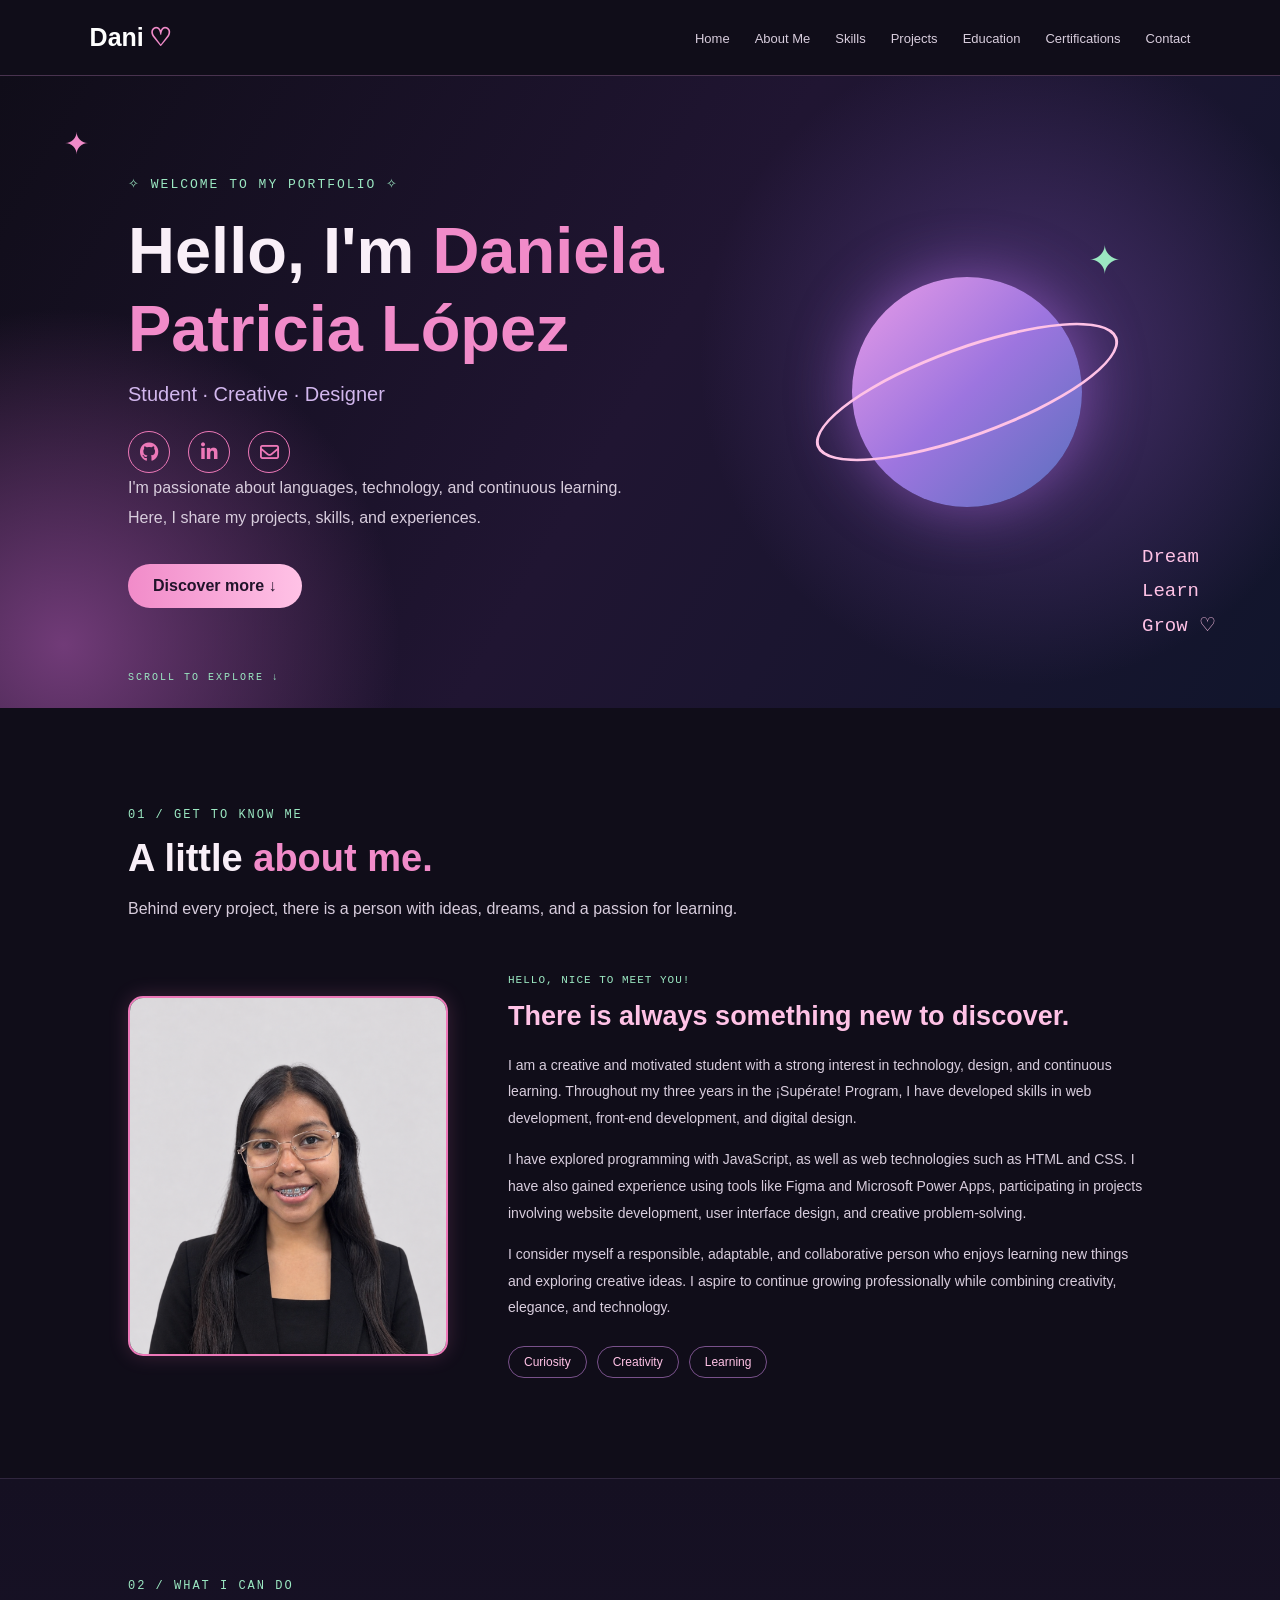
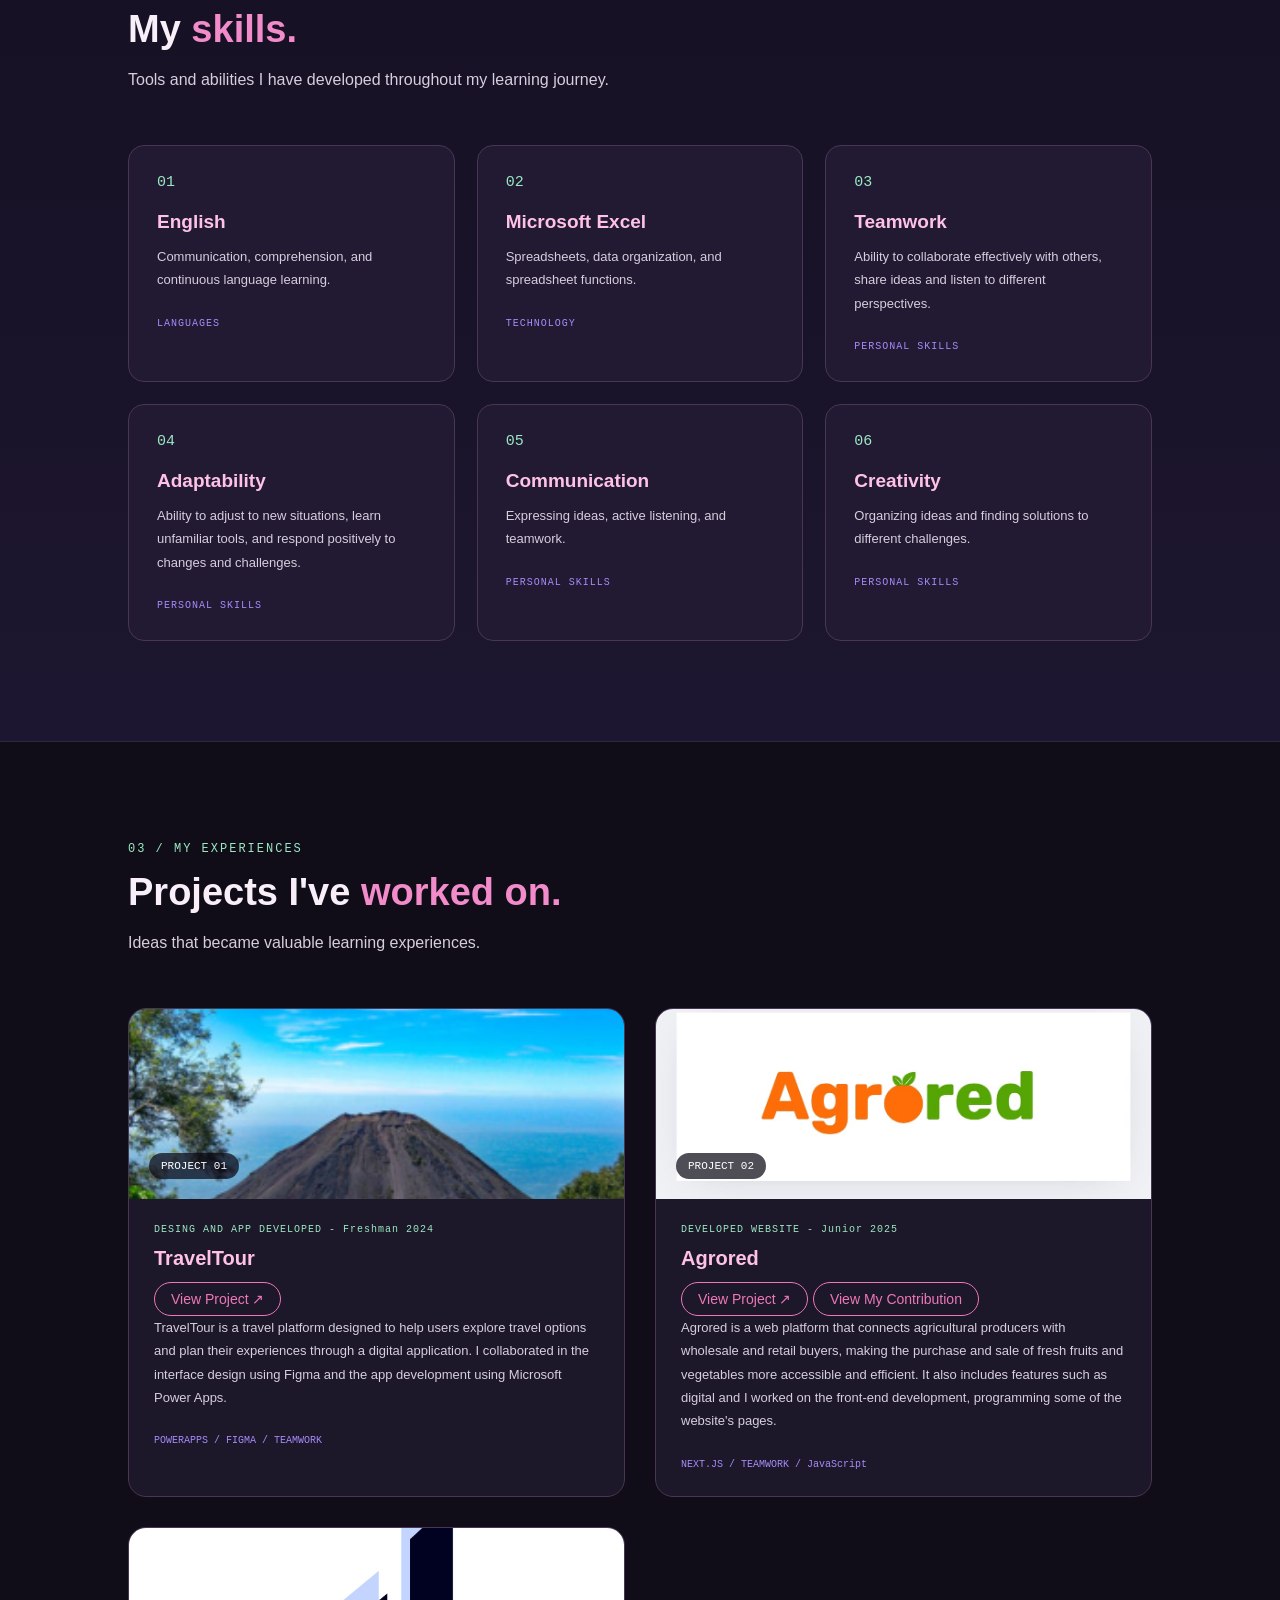
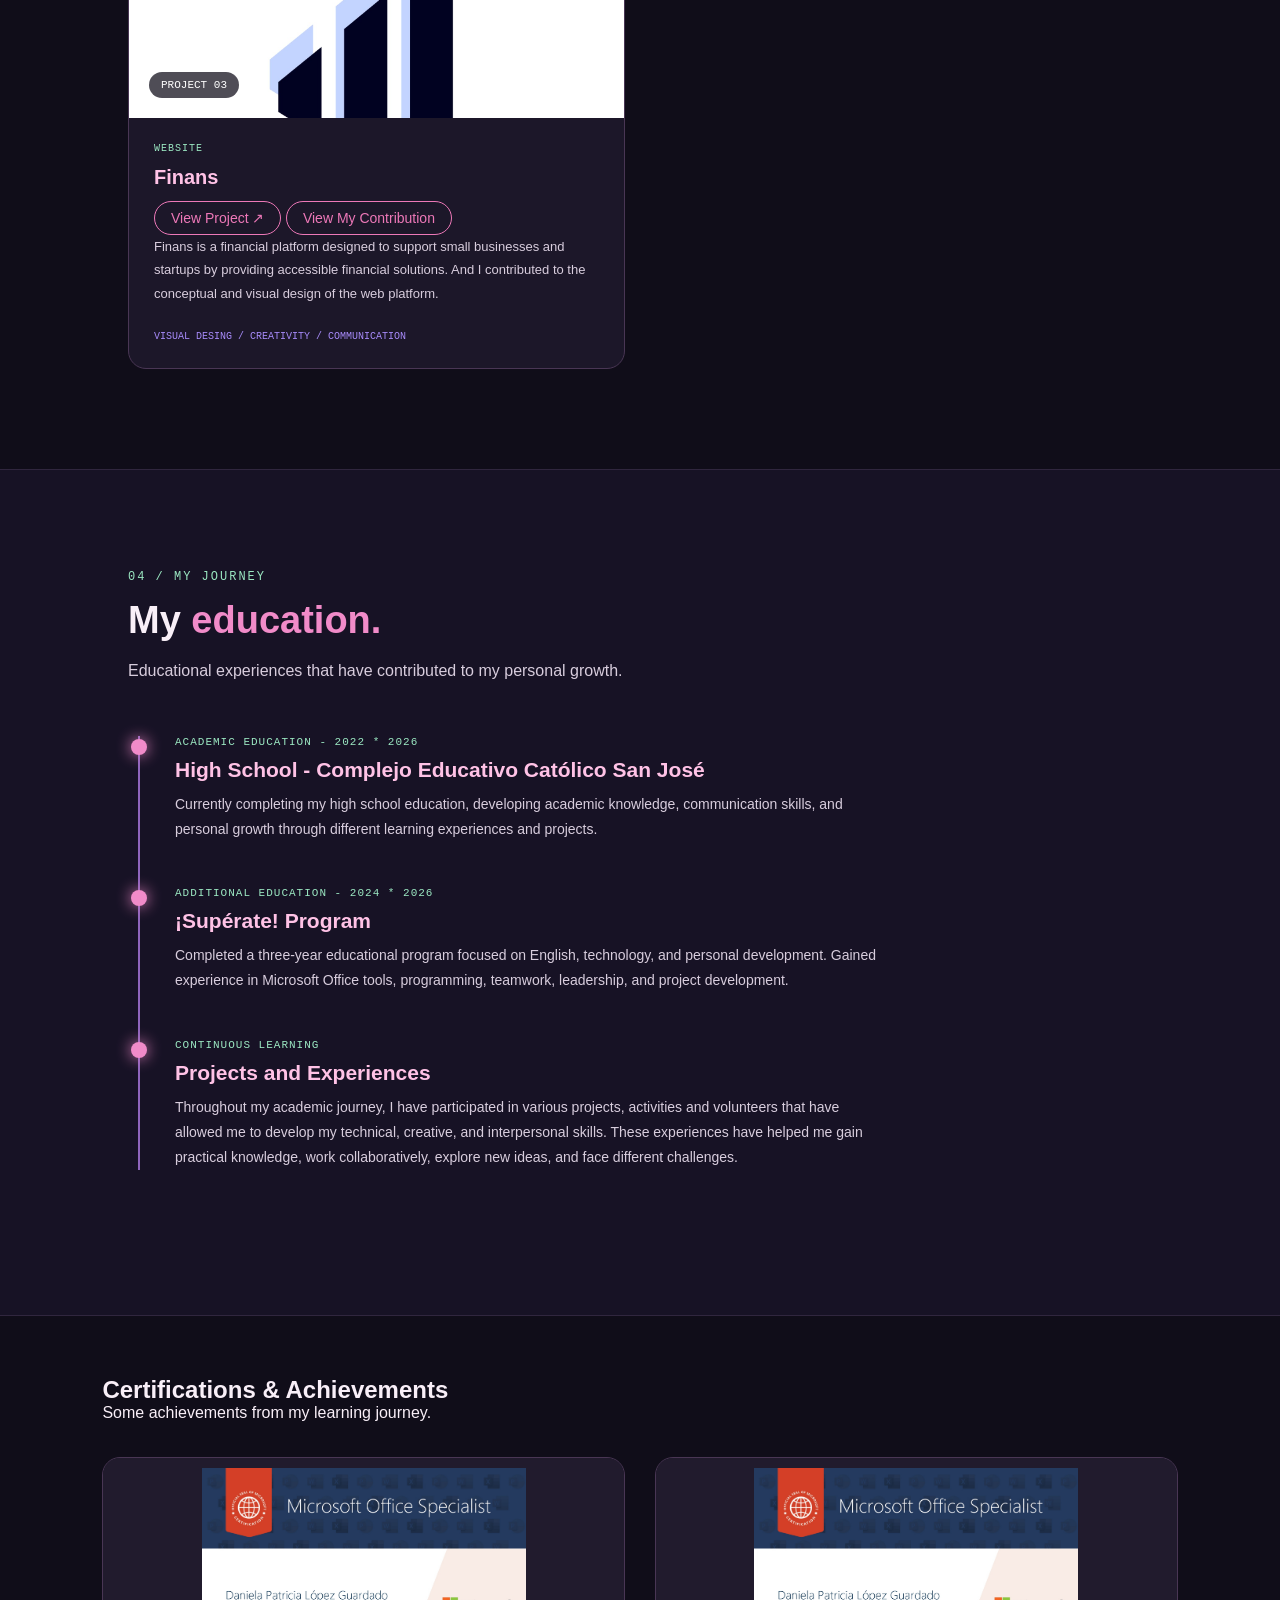
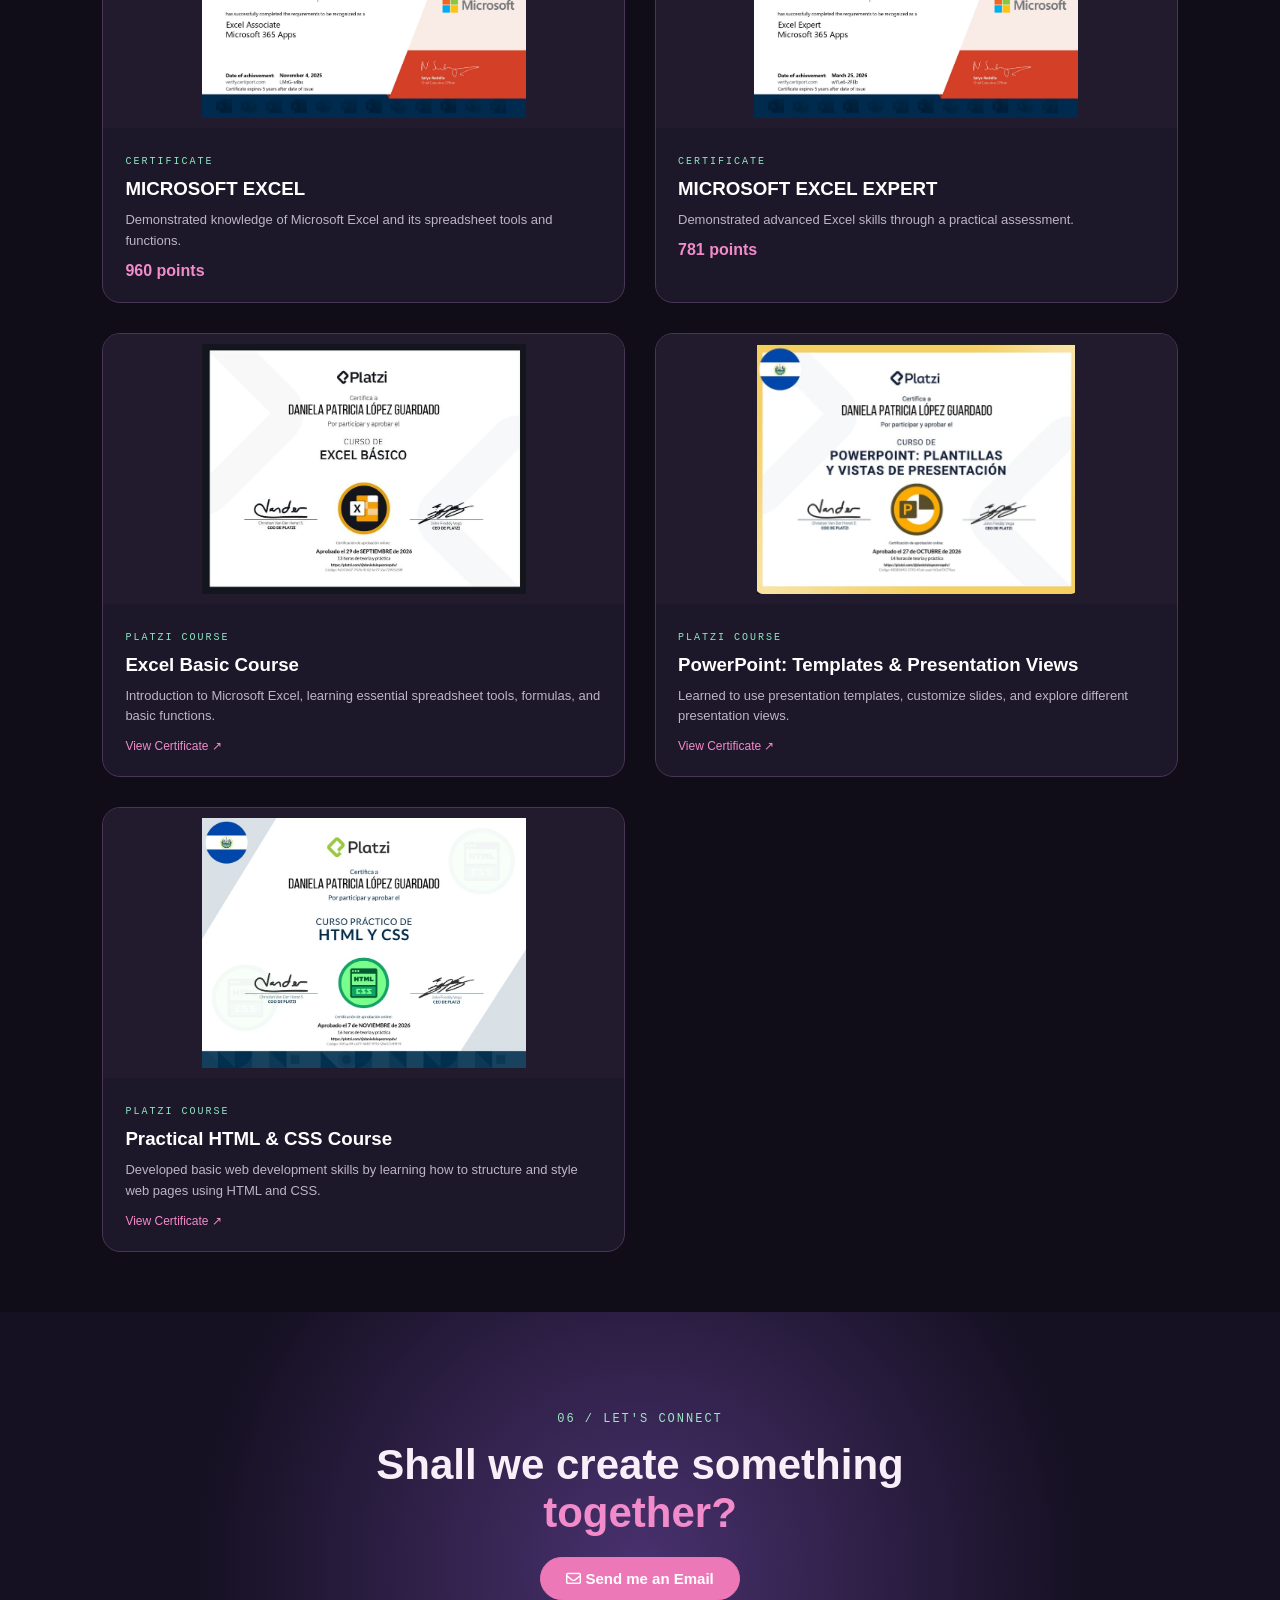
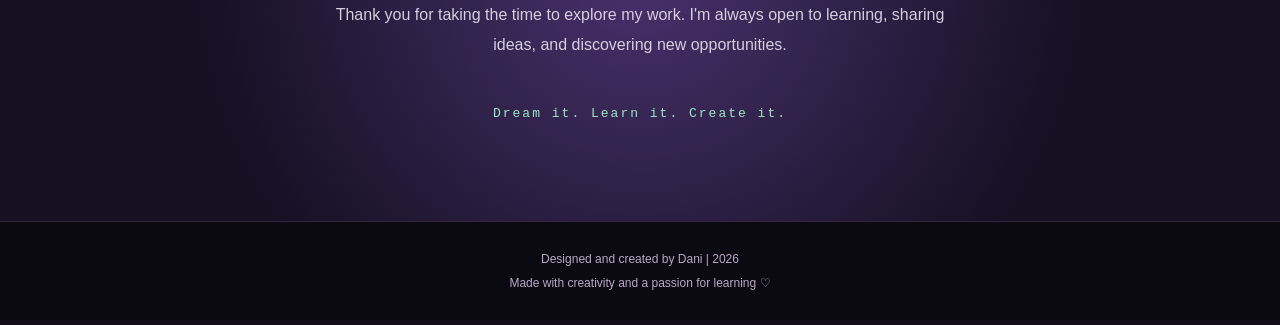
<file: index.html>
<!DOCTYPE html>
<html lang="en">

<head>
    <meta charset="UTF-8">
    <meta name="viewport" content="width=device-width, initial-scale=1.0">

    <title>Mi Portafolio</title>

    <link rel="preconnect" href="https://fonts.googleapis.com">
    <link rel="preconnect" href="https://fonts.gstatic.com" crossorigin>

    <link href="https://fonts.googleapis.com/css2?family=DM+Mono:wght@400;500&family=Poppins:wght@300;400;500;600;700;800&display=swap%22 rel="stylesheet">

    <link rel="stylesheet" href="port.css">
    <link rel="stylesheet" href="https://cdnjs.cloudflare.com/ajax/libs/font-awesome/6.5.2/css/all.min.css">
</head>

<body>

    <header>
        <nav class="navbar">
            <a href="#home" class="logo">Dani<span>♡</span></a>
    <ul class="menu">
        <li><a href="#home">Home</a></li>
        <li><a href="#about">About Me</a></li>
        <li><a href="#skills">Skills</a></li>
        <li><a href="#projects">Projects</a></li>
        <li><a href="#education">Education</a></li>
        <li><a href="#certifications">Certifications</a></li>
        <li><a href="#contact">Contact</a></li>
    </ul>
        </nav>
    </header>


    <section class="inicio" id="home">

        <div class="estrellas">✦</div>

        <div class="inicio-contenido">

            <p class="etiqueta">✧ WELCOME TO MY PORTFOLIO ✧</p>

            <h1>
                Hello, I'm <span>Daniela Patricia López</span>
            </h1>

            <h2>Student · Creative · Designer</h2>
            <div class="social-links">

    <a href="https://github.com/DanielaPLG"
    target="_blank" rel="noopener noreferrer" title="GitHub">
        <i class="fa-brands fa-github"></i>
    </a>

    <a href="https://www.linkedin.com/in/daniela-lópez-25b16b430"
    target="_blank" rel="noopener noreferrer" title="LinkedIn">
        <i class="fa-brands fa-linkedin-in"></i>
    </a>

    <a href="mailto:danielapatricia.lopezz@gmail.com"
    title="Email">
        <i class="fa-regular fa-envelope"></i>
    </a>

</div>

            <p class="intro">
                I'm passionate about languages, technology, and continuous learning.
                Here, I share my projects, skills, and experiences.
            </p>

            <a href="#about" class="boton">
                Discover more ↓
            </a>

        </div>

        <div class="planeta">
            <div class="anillo"></div>
            <div class="brillo">✦</div>
        </div>

        <p class="frase-lateral">Dream<br>Learn<br>Grow ♡</p>

        <div class="scroll">
            SCROLL TO EXPLORE ↓
        </div>

    </section>


    <section class="seccion sobre-mi" id="about">

        <div class="encabezado">
            <p class="numero">01 / GET TO KNOW ME</p>
            <h2>A little <span>about me.</span></h2>
            <p>Behind every project, there is a person with ideas, dreams, and a passion for learning.</p>
        </div>

        <div class="sobre-contenido">

            <div class="about-image">
                <div class="image-placeholder">
                    <img src="images/photoprofessional.png" alt="">
                    
                    
                </div>
            </div>

            <div class="sobre-texto">

                <p class="pequeno-titulo">HELLO, NICE TO MEET YOU!</p>

                <h3>There is always something new to discover.</h3>

                <p>
                    I am a creative and motivated student with a strong interest in technology, design, and continuous learning. Throughout my three years in the ¡Supérate! Program, I have developed skills in web development, front-end development, and digital design.
                </p>

                <p>
                    I have explored programming with JavaScript, as well as web technologies such as HTML and CSS. I have also gained experience using tools like Figma and Microsoft Power Apps, participating in projects involving website development, user interface design, and creative problem-solving.
                </p>

                <p>
                    I consider myself a responsible, adaptable, and collaborative person who enjoys learning new things and exploring creative ideas. I aspire to continue growing professionally while combining creativity, elegance, and technology.
                </p>

                <div class="palabras">
                    <span>Curiosity</span>
                    <span>Creativity</span>
                    <span>Learning</span>
                </div>

            </div>

        </div>

    </section>

    <section class="seccion habilidades" id="skills">

        <div class="encabezado">
            <p class="numero">02 / WHAT I CAN DO</p>
            <h2>My <span>skills.</span></h2>
            <p>Tools and abilities I have developed throughout my learning journey.</p>
        </div>

        <div class="habilidades-grupo">

            <div class="habilidad-card">
                <div class="icono">01</div>
                <h3>English</h3>
                <p>Communication, comprehension, and continuous language learning.</p>
                <span class="categoria">LANGUAGES</span>
            </div>

            <div class="habilidad-card">
                <div class="icono">02</div>
                <h3>Microsoft Excel</h3>
                <p>Spreadsheets, data organization, and spreadsheet functions.</p>
                <span class="categoria">TECHNOLOGY</span>
            </div>

            <div class="habilidad-card">
                <div class="icono">03</div>
                <h3>Teamwork</h3>
                <p>Ability to collaborate effectively with others, share ideas and listen to different perspectives.</p>
                <span class="categoria">PERSONAL SKILLS</span>
            </div>

            <div class="habilidad-card">
                <div class="icono">04</div>
                <h3>Adaptability</h3>
                <p>Ability to adjust to new situations, learn unfamiliar tools, and respond positively to changes and challenges.</p>
                <span class="categoria">PERSONAL SKILLS</span>
            </div>

            <div class="habilidad-card">
                <div class="icono">05</div>
                <h3>Communication</h3>
                <p>Expressing ideas, active listening, and teamwork.</p>
                <span class="categoria">PERSONAL SKILLS</span>
            </div>

            <div class="habilidad-card">
                <div class="icono">06</div>
                <h3>Creativity</h3>
                <p>Organizing ideas and finding solutions to different challenges.</p>
                <span class="categoria">PERSONAL SKILLS</span>
            </div>

        </div>

    </section>


    <section class="seccion proyectos" id="projects">

        <div class="encabezado">
            <p class="numero">03 / MY EXPERIENCES</p>
            <h2>Projects I've <span>worked on.</span></h2>
            <p>Ideas that became valuable learning experiences.</p>
        </div>

        <div class="proyectos-grupo">

            <article class="proyecto-card">

                <div class="proyecto-imagen">
                    <img src="images/Traveltour.png" alt="TravelTour project">
                    <span>PROJECT 01</span>
                </div>

                <div class="proyecto-info">
                    <p class="tipo">DESING AND APP DEVELOPED - Freshman 2024</p>
                    <h3>TravelTour</h3>
                    <a href="https://www.figma.com/design/20IwZyqln2xsBdBbuj4EZc/Untitled?node-id=0-1&t=uqKNvxdi90hrkOJk-1"
                        target="_blank"
                        rel="noopener noreferrer"
                        class="proyecto-link">
                            View Project ↗
                            </a>
                    

                    <p>
                        TravelTour is a travel platform designed to help users explore travel options and plan their experiences through a digital application. I collaborated in the interface design using Figma and the app development using Microsoft Power Apps.
                    </p>

                    <span class="tag">POWERAPPS / FIGMA / TEAMWORK</span>
                </div>

            </article>


            <article class="proyecto-card">

                <div class="proyecto-imagen powerbi">
                    <img src="images/Agrored.jpeg" alt="">
                    <span>PROJECT 02</span>
                </div>

                <div class="proyecto-info">
                    <p class="tipo">DEVELOPED WEBSITE - Junior 2025</p>
                    <h3>Agrored</h3>
                        <a href="https://agro-red-c1ad.vercel.app/"
                        target="_blank"
                        rel="noopener noreferrer"
                        class="proyecto-link">
                            View Project ↗
                            </a>
                            
    <a href="https://github.com/CarlTovarJv/Agro_red/commit/411f3a493ce7a03b3e85de9f6cc049c6b437c77f"
        target="_blank"
        rel="noopener noreferrer">
        View My Contribution
    </a>

                    <p>
                        Agrored is a web platform that connects agricultural producers with wholesale and retail buyers, making the purchase and sale of fresh fruits and vegetables more accessible and efficient. It also includes features such as digital and I worked on the front-end development, programming some of the website's pages.
                    </p>

                    <span class="tag">NEXT.JS / TEAMWORK / JavaScript</span>
                </div>

            </article>


            <article class="proyecto-card">

                <div class="proyecto-imagen investigacion">
                    <img src="images/Finans.jpeg" alt="">
                    <span>PROJECT 03</span>
                </div>

                <div class="proyecto-info">
                    <p class="tipo">WEBSITE</p>
                    <h3>Finans</h3>
                    <a href="https://finans-website.onrender.com/"
                        target="_blank"
                        rel="noopener noreferrer"
                        class="proyecto-link">
                            View Project ↗
                            </a>
    <a href="https://www.figma.com/design/PjCLVTKKoni78nfx81Y1y9/Finans?m=auto&t=SdopUm839OPEdNot-6"
        target="_blank"
        rel="noopener noreferrer">
        View My Contribution
    </a>

                    <p>
                        Finans is a financial platform designed to support small businesses and startups by providing accessible financial solutions. And I contributed to the conceptual and visual design of the web platform.
                    </p>

                    <span class="tag">VISUAL DESING / CREATIVITY / COMMUNICATION</span>
                </div>

            </article>

        </div>

    </section>


    <section class="seccion formacion" id="education">

        <div class="encabezado">
            <p class="numero">04 / MY JOURNEY</p>
            <h2>My <span>education.</span></h2>
            <p>Educational experiences that have contributed to my personal growth.</p>
        </div>

        <div class="linea-tiempo">

            <div class="tiempo-item">
                <div class="punto"></div>

                <div class="tiempo-texto">
                    <p class="fecha">ACADEMIC EDUCATION - 2022 * 2026</p>
                    <h3>High School - Complejo Educativo Católico San José</h3>
                    <p>Currently completing my high school education, developing academic knowledge, communication skills, and personal growth through different learning experiences and projects.</p>
                </div>
            </div>

            <div class="tiempo-item">
                <div class="punto"></div>

                <div class="tiempo-texto">
                    <p class="fecha">ADDITIONAL EDUCATION - 2024 * 2026</p>
                    <h3>¡Supérate! Program</h3>
                    <p>
                        Completed a three-year educational program focused on English, technology, and personal development. Gained experience in Microsoft Office tools, programming, teamwork, leadership, and project development.
                    </p>
                </div>
            </div>

            <div class="tiempo-item">
                <div class="punto"></div>

                <div class="tiempo-texto">
                    <p class="fecha">CONTINUOUS LEARNING</p>
                    <h3>Projects and Experiences</h3>
                    <p>
                        Throughout my academic journey, I have participated in various projects, activities and volunteers that have allowed me to develop my technical, creative, and interpersonal skills. These experiences have helped me gain practical knowledge, work collaboratively, explore new ideas, and face different challenges.
                    </p>
                </div>
            </div>

        </div>

    </section>

    <section id="certifications" class="certificaciones">
    <div class="seccion-titulo">
        <h2>Certifications & Achievements</h2>
        <p>Some achievements from my learning journey.</p>
    </div>

    <div class="certificados-grid">

        <div class="certificado-card">
            <div class="certificado-imagen">
                <img src="images/CertificadoMicrosoftExcel.jpg" alt="Certificate">
            </div>
            <div class="certificado-info">
                <span class="certificado-tipo">CERTIFICATE</span>
                <h3>MICROSOFT EXCEL</h3>
                <p>Demonstrated knowledge of Microsoft Excel and its spreadsheet tools and functions.</p>
                <strong>960 points</strong>
            </div>
        </div>

        <div class="certificado-card">
            <div class="certificado-imagen">
                <img src="images/ExcelExpert.jpg" alt="Certificate">
            </div>
            <div class="certificado-info">
                <span class="certificado-tipo">CERTIFICATE</span>
                <h3>MICROSOFT EXCEL EXPERT</h3>
                <p>Demonstrated advanced Excel skills through a practical assessment.</p>
                <strong>781 points</strong>
            </div>
        </div>

        <div class="certificado-card">
            <div class="certificado-imagen">
                <img src="images/excelbasic.png" alt="Platzi Certificate">
            </div>
            <div class="certificado-info">
                <span class="certificado-tipo">PLATZI COURSE</span>
                <h3>Excel Basic Course</h3>
                <p>Introduction to Microsoft Excel, learning essential spreadsheet tools, formulas, and basic functions.</p>
                <a href="https://platzi.com/p/danielalopezmnpdv/curso/12191-course/diploma/detalle/?utm_source=copy_link&utm_medium=social&utm_campaign=share_certificate" target="_blank" rel="noopener noreferrer">
                    View Certificate ↗
                </a>
            </div>
        </div>

        <div class="certificado-card">
            <div class="certificado-imagen">
                <img src="images/powerpoint.png" alt="">
            </div>
            <div class="certificado-info">
                <span class="certificado-tipo">PLATZI COURSE</span>
                <h3>PowerPoint: Templates & Presentation Views</h3>
                <p>Learned to use presentation templates, customize slides, and explore different presentation views.</p>
                <a href="https://platzi.com/p/danielalopezmnpdv/curso/5580-course/diploma/detalle/?utm_source=copy_link&utm_medium=social&utm_campaign=share_certificate" target="_blank" rel="noopener noreferrer">
                    View Certificate ↗
                </a>
            </div>
        </div>

        <div class="certificado-card">
            <div class="certificado-imagen">
                <img src="images/htmlandcss.png" alt="">
            </div>
            <div class="certificado-info">
                <span class="certificado-tipo">PLATZI COURSE</span>
                <h3>Practical HTML & CSS Course</h3>
                <p>Developed basic web development skills by learning how to structure and style web pages using HTML and CSS.</p>
                <a href="https://platzi.com/p/danielalopezmnpdv/curso/1758-course/diploma/detalle/?utm_source=copy_link&utm_medium=social&utm_campaign=share_certificate" target="_blank" rel="noopener noreferrer">
                    View Certificate ↗
                </a>
            </div>
        </div>

</section>



    <section class="seccion contacto" id="contact">

        <div class="contacto-contenido">

            <p class="numero">06 / LET'S CONNECT</p>

            <h2>Shall we create something <span>together?</span></h2>

            <a href="mailto:danielapatricia.lopezz@gmail.com" class="email-button">
    <i class="fa-regular fa-envelope"></i>
    Send me an Email
</a>

            <p>
                Thank you for taking the time to explore my work.
                I'm always open to learning, sharing ideas,
                and discovering new opportunities.
            </p>

            <p class="frase-final">Dream it. Learn it. Create it.</p>

        </div>

    </section>

    <footer>
        <p>Designed and created by Dani | 2026</p>
        <p>Made with creativity and a passion for learning ♡</p>
    </footer>

</body>

</html>
</file>
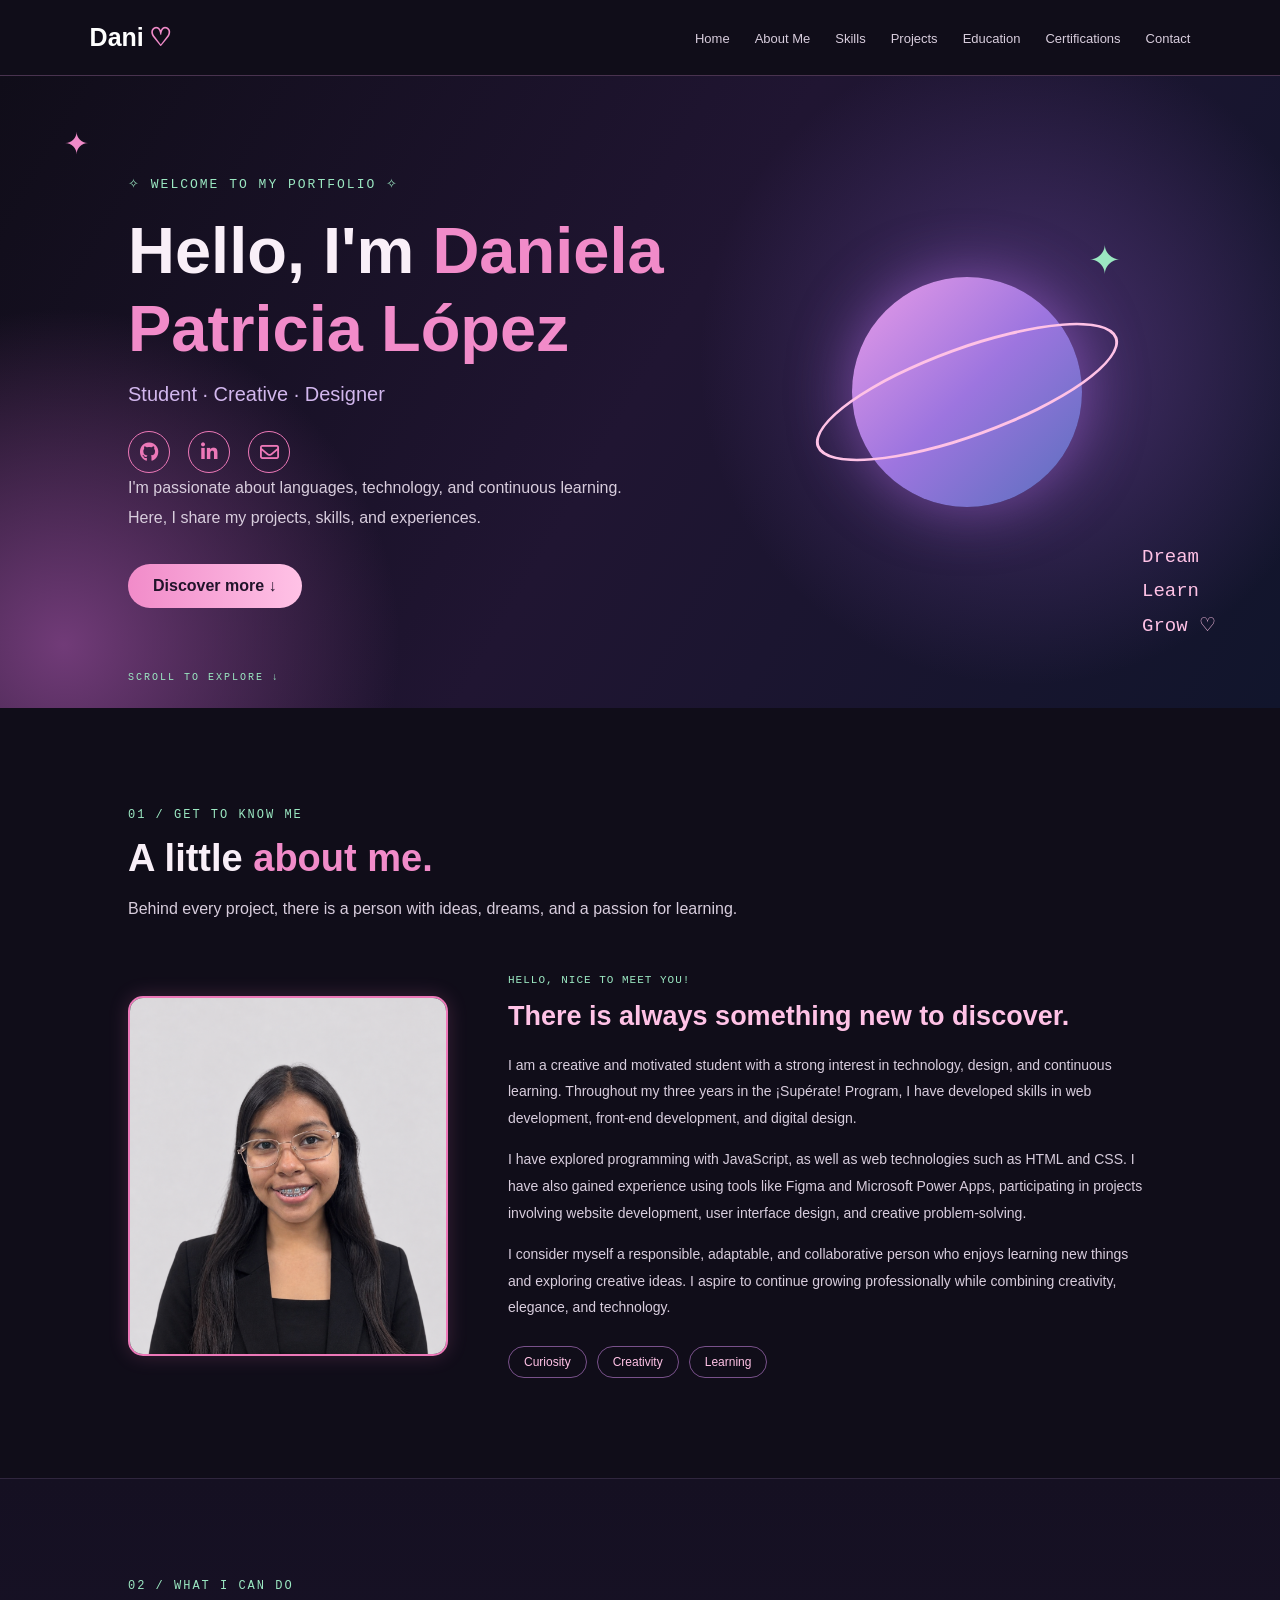
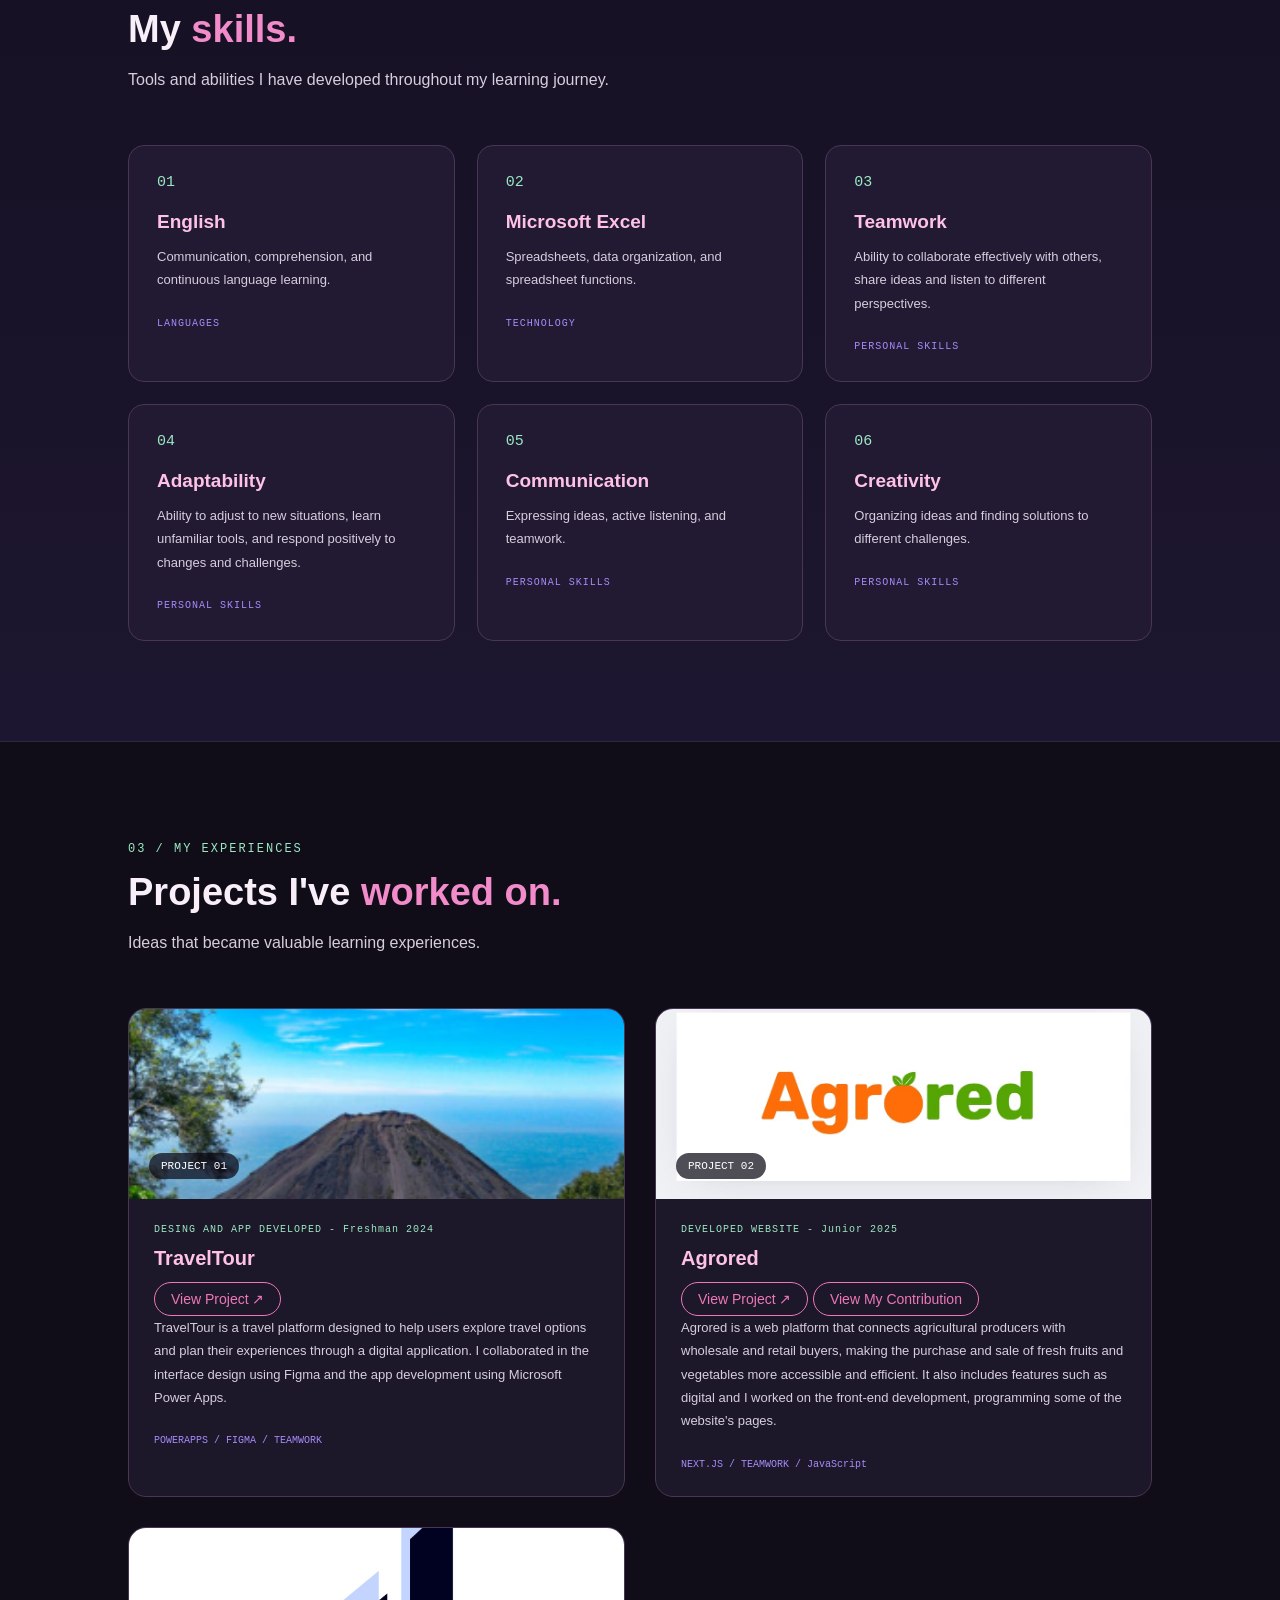
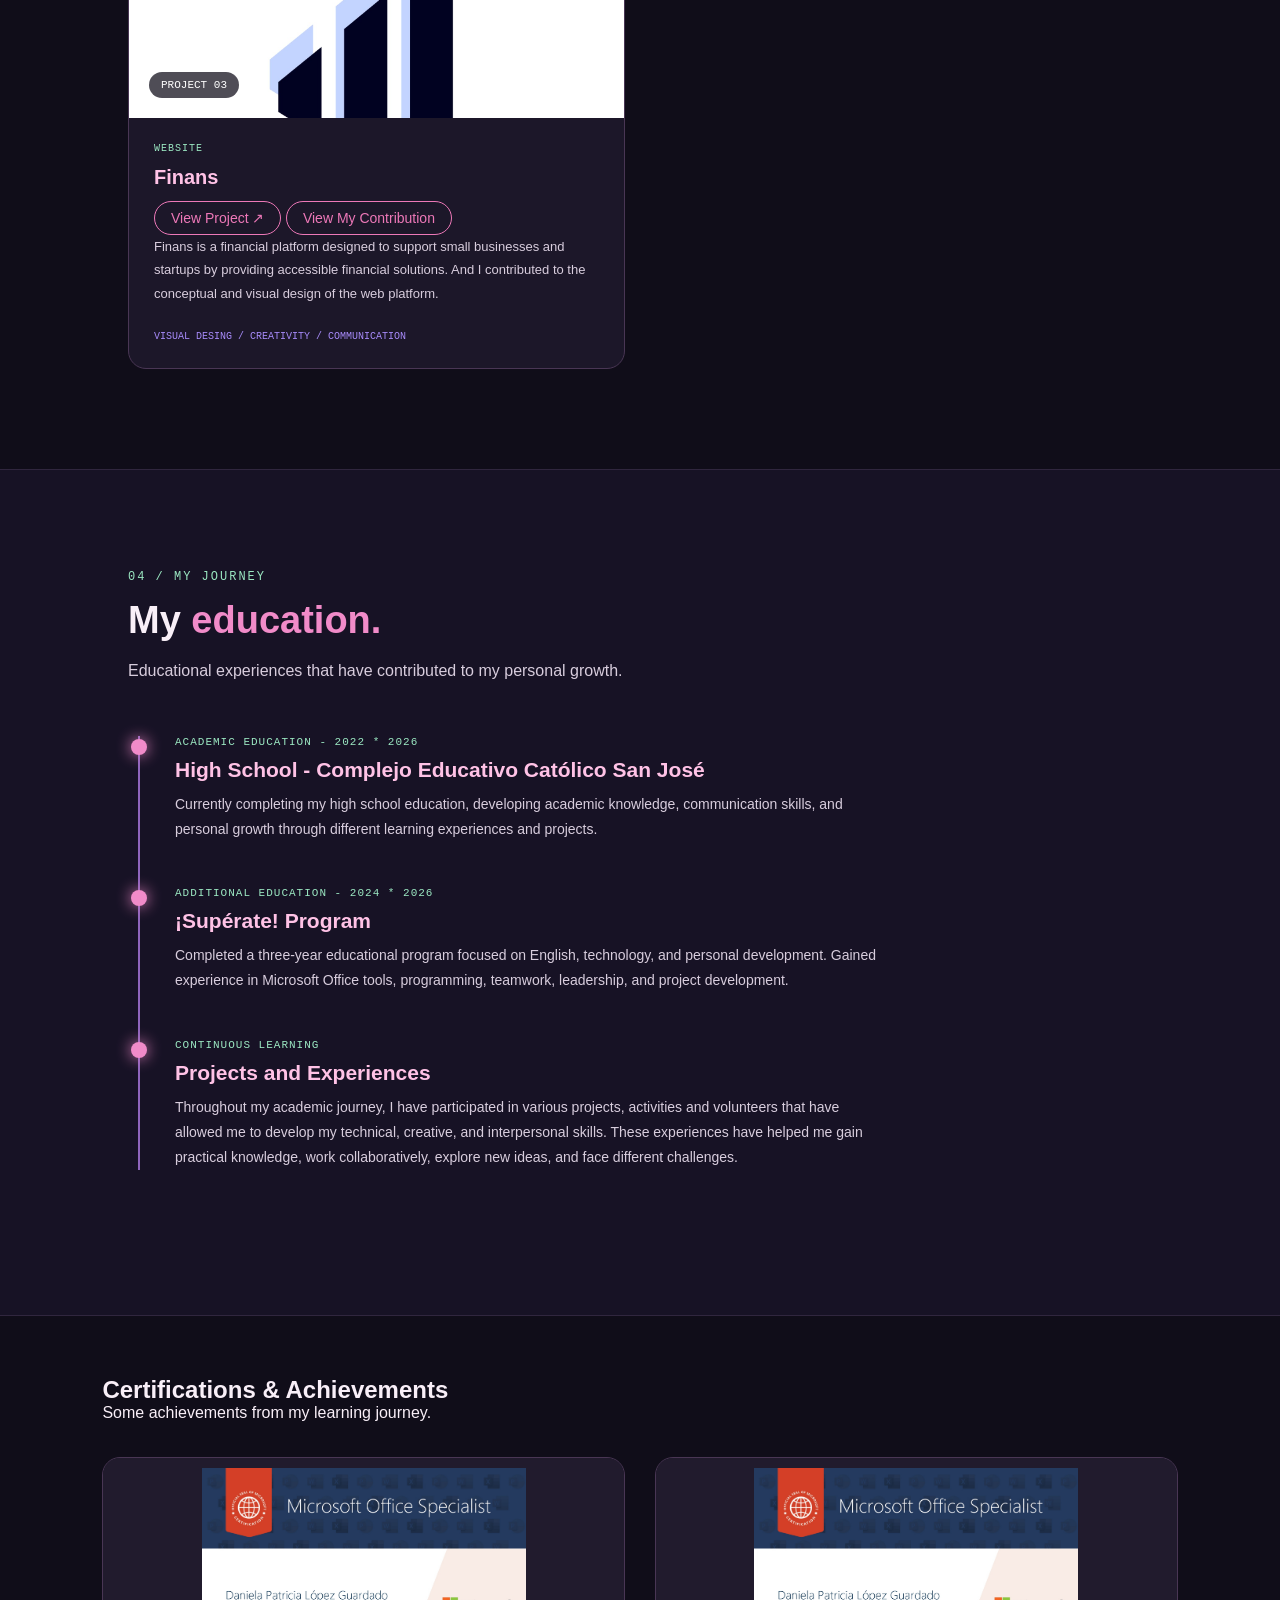
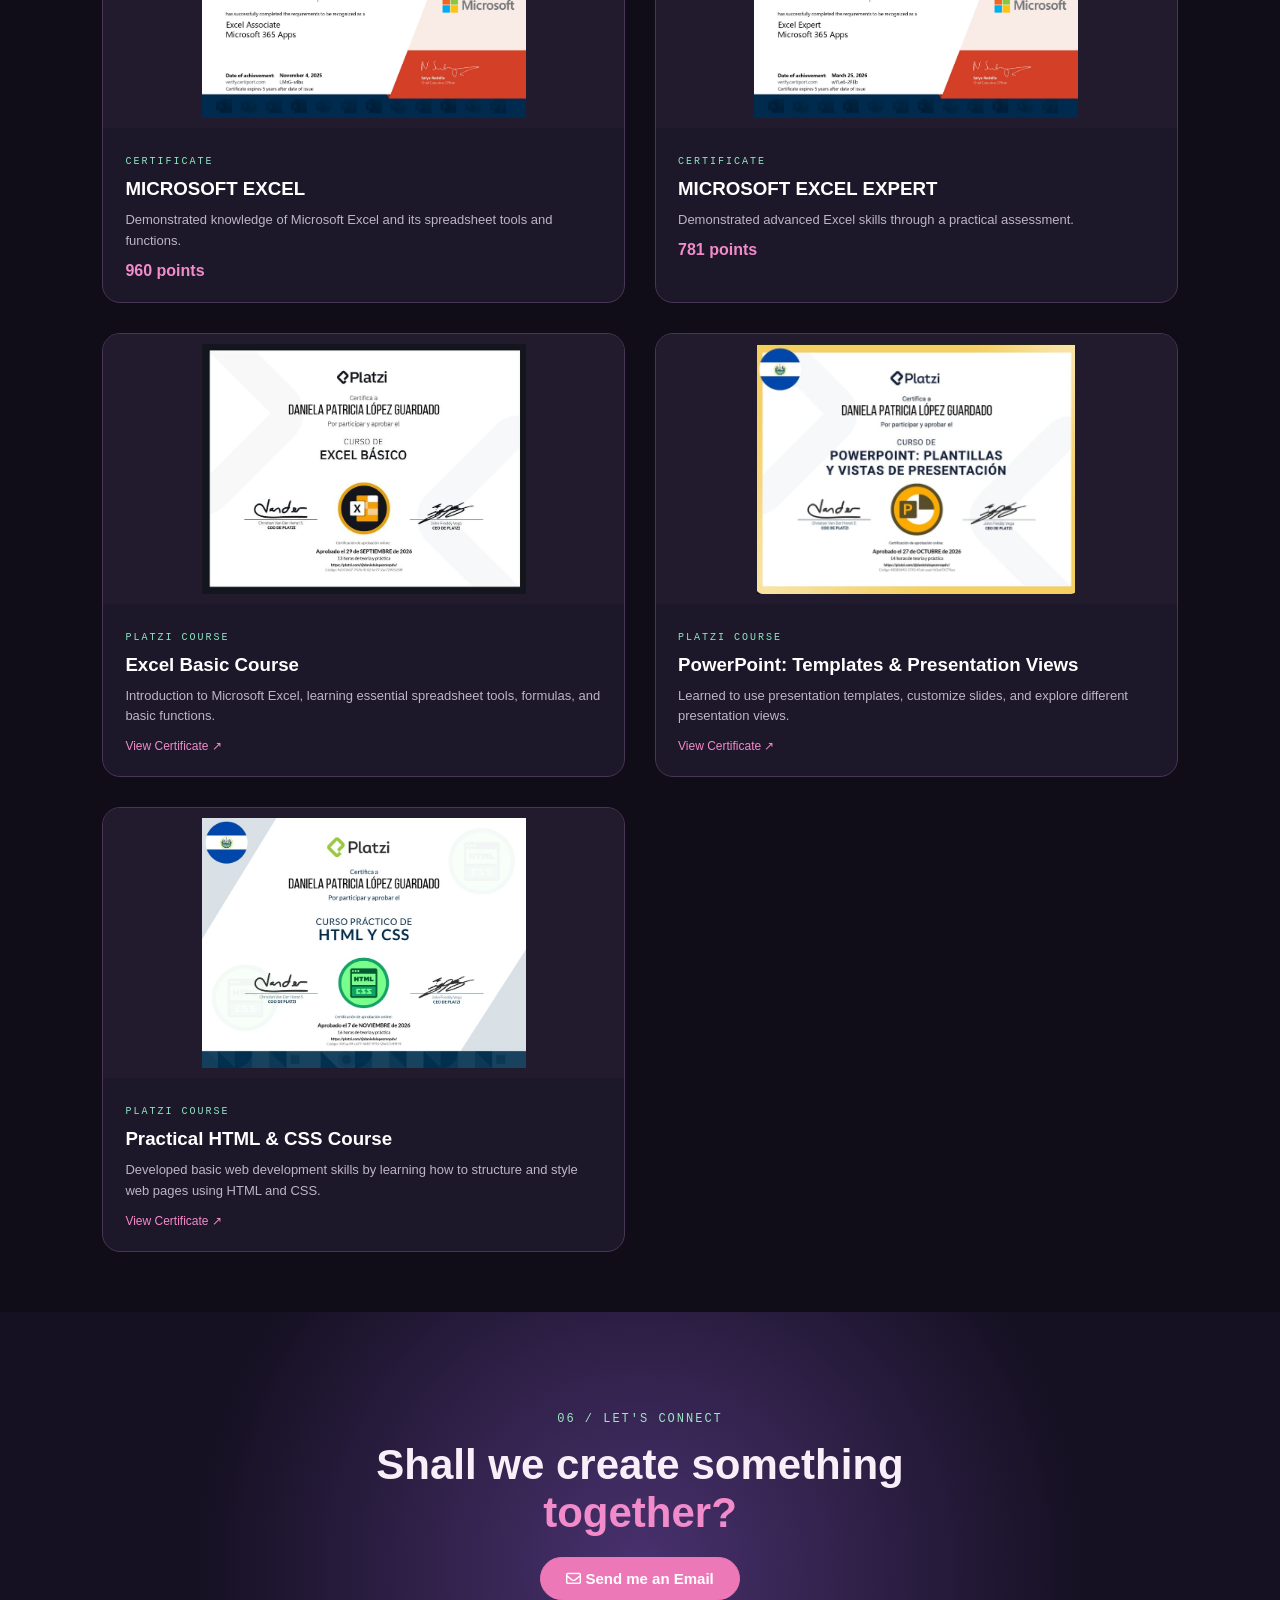
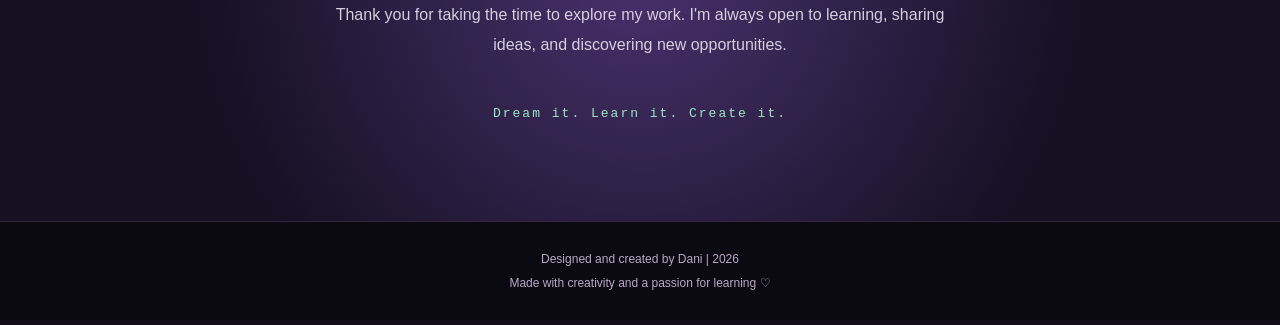
<file: port.html>
<!DOCTYPE html>
<html lang="en">

<head>
    <meta charset="UTF-8">
    <meta name="viewport" content="width=device-width, initial-scale=1.0">

    <title>Mi Portafolio</title>

    <link rel="preconnect" href="https://fonts.googleapis.com">
    <link rel="preconnect" href="https://fonts.gstatic.com" crossorigin>

    <link href="https://fonts.googleapis.com/css2?family=DM+Mono:wght@400;500&family=Poppins:wght@300;400;500;600;700;800&display=swap%22 rel="stylesheet">

    <link rel="stylesheet" href="port.css">
    <link rel="stylesheet" href="https://cdnjs.cloudflare.com/ajax/libs/font-awesome/6.5.2/css/all.min.css">
</head>

<body>

    <header>
        <nav class="navbar">
            <a href="#home" class="logo">Dani<span>♡</span></a>
    <ul class="menu">
        <li><a href="#home">Home</a></li>
        <li><a href="#about">About Me</a></li>
        <li><a href="#skills">Skills</a></li>
        <li><a href="#projects">Projects</a></li>
        <li><a href="#education">Education</a></li>
        <li><a href="#certifications">Certifications</a></li>
        <li><a href="#contact">Contact</a></li>
    </ul>
        </nav>
    </header>


    <section class="inicio" id="home">

        <div class="estrellas">✦</div>

        <div class="inicio-contenido">

            <p class="etiqueta">✧ WELCOME TO MY PORTFOLIO ✧</p>

            <h1>
                Hello, I'm <span>Daniela Patricia López</span>
            </h1>

            <h2>Student · Creative · Designer</h2>
            <div class="social-links">

    <a href="https://github.com/DanielaPLG"
    target="_blank" rel="noopener noreferrer" title="GitHub">
        <i class="fa-brands fa-github"></i>
    </a>

    <a href="www.linkedin.com/in/daniela-lópez-25b16b430"
    target="_blank" rel="noopener noreferrer" title="LinkedIn">
        <i class="fa-brands fa-linkedin-in"></i>
    </a>

    <a href="mailto:danielapatricia.lopezz@gmal.com"
    title="Email">
        <i class="fa-regular fa-envelope"></i>
    </a>

</div>

            <p class="intro">
                I'm passionate about languages, technology, and continuous learning.
                Here, I share my projects, skills, and experiences.
            </p>

            <a href="#about" class="boton">
                Discover more ↓
            </a>

        </div>

        <div class="planeta">
            <div class="anillo"></div>
            <div class="brillo">✦</div>
        </div>

        <p class="frase-lateral">Dream<br>Learn<br>Grow ♡</p>

        <div class="scroll">
            SCROLL TO EXPLORE ↓
        </div>

    </section>


    <section class="seccion sobre-mi" id="about">

        <div class="encabezado">
            <p class="numero">01 / GET TO KNOW ME</p>
            <h2>A little <span>about me.</span></h2>
            <p>Behind every project, there is a person with ideas, dreams, and a passion for learning.</p>
        </div>

        <div class="sobre-contenido">

            <div class="about-image">
                <div class="image-placeholder">
                    <img src="images/photoprofessional.png" alt="">
                    
                    
                </div>
            </div>

            <div class="sobre-texto">

                <p class="pequeno-titulo">HELLO, NICE TO MEET YOU!</p>

                <h3>There is always something new to discover.</h3>

                <p>
                    I am a creative and motivated student with a strong interest in technology, design, and continuous learning. Throughout my three years in the ¡Supérate! Program, I have developed skills in web development, front-end development, and digital design.
                </p>

                <p>
                    I have explored programming with JavaScript, as well as web technologies such as HTML and CSS. I have also gained experience using tools like Figma and Microsoft Power Apps, participating in projects involving website development, user interface design, and creative problem-solving.
                </p>

                <p>
                    I consider myself a responsible, adaptable, and collaborative person who enjoys learning new things and exploring creative ideas. I aspire to continue growing professionally while combining creativity, elegance, and technology.
                </p>

                <div class="palabras">
                    <span>Curiosity</span>
                    <span>Creativity</span>
                    <span>Learning</span>
                </div>

            </div>

        </div>

    </section>

    <section class="seccion habilidades" id="skills">

        <div class="encabezado">
            <p class="numero">02 / WHAT I CAN DO</p>
            <h2>My <span>skills.</span></h2>
            <p>Tools and abilities I have developed throughout my learning journey.</p>
        </div>

        <div class="habilidades-grupo">

            <div class="habilidad-card">
                <div class="icono">01</div>
                <h3>English</h3>
                <p>Communication, comprehension, and continuous language learning.</p>
                <span class="categoria">LANGUAGES</span>
            </div>

            <div class="habilidad-card">
                <div class="icono">02</div>
                <h3>Microsoft Excel</h3>
                <p>Spreadsheets, data organization, and spreadsheet functions.</p>
                <span class="categoria">TECHNOLOGY</span>
            </div>

            <div class="habilidad-card">
                <div class="icono">03</div>
                <h3>Teamwork</h3>
                <p>Ability to collaborate effectively with others, share ideas and listen to different perspectives.</p>
                <span class="categoria">PERSONAL SKILLS</span>
            </div>

            <div class="habilidad-card">
                <div class="icono">04</div>
                <h3>Adaptability</h3>
                <p>Ability to adjust to new situations, learn unfamiliar tools, and respond positively to changes and challenges.</p>
                <span class="categoria">PERSONAL SKILLS</span>
            </div>

            <div class="habilidad-card">
                <div class="icono">05</div>
                <h3>Communication</h3>
                <p>Expressing ideas, active listening, and teamwork.</p>
                <span class="categoria">PERSONAL SKILLS</span>
            </div>

            <div class="habilidad-card">
                <div class="icono">06</div>
                <h3>Creativity</h3>
                <p>Organizing ideas and finding solutions to different challenges.</p>
                <span class="categoria">PERSONAL SKILLS</span>
            </div>

        </div>

    </section>


    <section class="seccion proyectos" id="projects">

        <div class="encabezado">
            <p class="numero">03 / MY EXPERIENCES</p>
            <h2>Projects I've <span>worked on.</span></h2>
            <p>Ideas that became valuable learning experiences.</p>
        </div>

        <div class="proyectos-grupo">

            <article class="proyecto-card">

                <div class="proyecto-imagen">
                    <img src="images/Traveltour.png" alt="TravelTour project">
                    <span>PROJECT 01</span>
                </div>

                <div class="proyecto-info">
                    <p class="tipo">DESING AND APP DEVELOPED - Freshman 2024</p>
                    <h3>TravelTour</h3>
                    <a href="https://www.figma.com/design/20IwZyqln2xsBdBbuj4EZc/Untitled?node-id=0-1&t=uqKNvxdi90hrkOJk-1"
                        target="_blank"
                        rel="noopener noreferrer"
                        class="proyecto-link">
                            View Project ↗
                            </a>
                    

                    <p>
                        TravelTour is a travel platform designed to help users explore travel options and plan their experiences through a digital application. I collaborated in the interface design using Figma and the app development using Microsoft Power Apps.
                    </p>

                    <span class="tag">POWERAPPS / FIGMA / TEAMWORK</span>
                </div>

            </article>


            <article class="proyecto-card">

                <div class="proyecto-imagen powerbi">
                    <img src="images/Agrored.jpeg" alt="">
                    <span>PROJECT 02</span>
                </div>

                <div class="proyecto-info">
                    <p class="tipo">DEVELOPED WEBSITE - Junior 2025</p>
                    <h3>Agrored</h3>
                        <a href="https://agro-red-c1ad.vercel.app/"
                        target="_blank"
                        rel="noopener noreferrer"
                        class="proyecto-link">
                            View Project ↗
                            </a>
                            
    <a href="https://github.com/CarlTovarJv/Agro_red/commit/411f3a493ce7a03b3e85de9f6cc049c6b437c77f"
        target="_blank"
        rel="noopener noreferrer">
        View My Contribution
    </a>

                    <p>
                        Agrored is a web platform that connects agricultural producers with wholesale and retail buyers, making the purchase and sale of fresh fruits and vegetables more accessible and efficient. It also includes features such as digital and I worked on the front-end development, programming some of the website's pages.
                    </p>

                    <span class="tag">NEXT.JS / TEAMWORK / JavaScript</span>
                </div>

            </article>


            <article class="proyecto-card">

                <div class="proyecto-imagen investigacion">
                    <img src="images/Finans.jpeg" alt="">
                    <span>PROJECT 03</span>
                </div>

                <div class="proyecto-info">
                    <p class="tipo">WEBSITE</p>
                    <h3>Finans</h3>
                    <a href="https://finans-website.onrender.com/"
                        target="_blank"
                        rel="noopener noreferrer"
                        class="proyecto-link">
                            View Project ↗
                            </a>
    <a href="https://www.figma.com/design/PjCLVTKKoni78nfx81Y1y9/Finans?m=auto&t=SdopUm839OPEdNot-6"
        target="_blank"
        rel="noopener noreferrer">
        View My Contribution
    </a>

                    <p>
                        Finans is a financial platform designed to support small businesses and startups by providing accessible financial solutions. And I contributed to the conceptual and visual design of the web platform.
                    </p>

                    <span class="tag">VISUAL DESING / CREATIVITY / COMMUNICATION</span>
                </div>

            </article>

        </div>

    </section>


    <section class="seccion formacion" id="education">

        <div class="encabezado">
            <p class="numero">04 / MY JOURNEY</p>
            <h2>My <span>education.</span></h2>
            <p>Educational experiences that have contributed to my personal growth.</p>
        </div>

        <div class="linea-tiempo">

            <div class="tiempo-item">
                <div class="punto"></div>

                <div class="tiempo-texto">
                    <p class="fecha">ACADEMIC EDUCATION - 2022 * 2026</p>
                    <h3>High School - Complejo Educativo Católico San José</h3>
                    <p>Currently completing my high school education, developing academic knowledge, communication skills, and personal growth through different learning experiences and projects.</p>
                </div>
            </div>

            <div class="tiempo-item">
                <div class="punto"></div>

                <div class="tiempo-texto">
                    <p class="fecha">ADDITIONAL EDUCATION - 2024 * 2026</p>
                    <h3>¡Supérate! Program</h3>
                    <p>
                        Completed a three-year educational program focused on English, technology, and personal development. Gained experience in Microsoft Office tools, programming, teamwork, leadership, and project development.
                    </p>
                </div>
            </div>

            <div class="tiempo-item">
                <div class="punto"></div>

                <div class="tiempo-texto">
                    <p class="fecha">CONTINUOUS LEARNING</p>
                    <h3>Projects and Experiences</h3>
                    <p>
                        Throughout my academic journey, I have participated in various projects, activities and volunteers that have allowed me to develop my technical, creative, and interpersonal skills. These experiences have helped me gain practical knowledge, work collaboratively, explore new ideas, and face different challenges.
                    </p>
                </div>
            </div>

        </div>

    </section>

    <section id="certifications" class="certificaciones">
    <div class="seccion-titulo">
        <h2>Certifications & Achievements</h2>
        <p>Some achievements from my learning journey.</p>
    </div>

    <div class="certificados-grid">

        <div class="certificado-card">
            <div class="certificado-imagen">
                <img src="images/CertificadoMicrosoftExcel.jpg" alt="Certificate">
            </div>
            <div class="certificado-info">
                <span class="certificado-tipo">CERTIFICATE</span>
                <h3>MICROSOFT EXCEL</h3>
                <p>Demonstrated knowledge of Microsoft Excel and its spreadsheet tools and functions.</p>
                <strong>960 points</strong>
            </div>
        </div>

        <div class="certificado-card">
            <div class="certificado-imagen">
                <img src="images/ExcelExpert.jpg" alt="Certificate">
            </div>
            <div class="certificado-info">
                <span class="certificado-tipo">CERTIFICATE</span>
                <h3>MICROSOFT EXCEL EXPERT</h3>
                <p>Demonstrated advanced Excel skills through a practical assessment.</p>
                <strong>781 points</strong>
            </div>
        </div>

        <div class="certificado-card">
            <div class="certificado-imagen">
                <img src="images/excelbasic.png" alt="Platzi Certificate">
            </div>
            <div class="certificado-info">
                <span class="certificado-tipo">PLATZI COURSE</span>
                <h3>Excel Basic Course</h3>
                <p>Introduction to Microsoft Excel, learning essential spreadsheet tools, formulas, and basic functions.</p>
                <a href="https://platzi.com/p/danielalopezmnpdv/curso/12191-course/diploma/detalle/?utm_source=copy_link&utm_medium=social&utm_campaign=share_certificate" target="_blank" rel="noopener noreferrer">
                    View Certificate ↗
                </a>
            </div>
        </div>

        <div class="certificado-card">
            <div class="certificado-imagen">
                <img src="images/powerpoint.png" alt="">
            </div>
            <div class="certificado-info">
                <span class="certificado-tipo">PLATZI COURSE</span>
                <h3>PowerPoint: Templates & Presentation Views</h3>
                <p>Learned to use presentation templates, customize slides, and explore different presentation views.</p>
                <a href="https://platzi.com/p/danielalopezmnpdv/curso/5580-course/diploma/detalle/?utm_source=copy_link&utm_medium=social&utm_campaign=share_certificate" target="_blank" rel="noopener noreferrer">
                    View Certificate ↗
                </a>
            </div>
        </div>

        <div class="certificado-card">
            <div class="certificado-imagen">
                <img src="images/htmlandcss.png" alt="">
            </div>
            <div class="certificado-info">
                <span class="certificado-tipo">PLATZI COURSE</span>
                <h3>Practical HTML & CSS Course</h3>
                <p>Developed basic web development skills by learning how to structure and style web pages using HTML and CSS.</p>
                <a href="https://platzi.com/p/danielalopezmnpdv/curso/1758-course/diploma/detalle/?utm_source=copy_link&utm_medium=social&utm_campaign=share_certificate" target="_blank" rel="noopener noreferrer">
                    View Certificate ↗
                </a>
            </div>
        </div>

</section>



    <section class="seccion contacto" id="contact">

        <div class="contacto-contenido">

            <p class="numero">06 / LET'S CONNECT</p>

            <h2>Shall we create something <span>together?</span></h2>

            <a href="mailto:danielapatricia.lopezz@gmail.com" class="email-button">
    <i class="fa-regular fa-envelope"></i>
    Send me an Email
</a>

            <p>
                Thank you for taking the time to explore my work.
                I'm always open to learning, sharing ideas,
                and discovering new opportunities.
            </p>

            <p class="frase-final">Dream it. Learn it. Create it.</p>

        </div>

    </section>

    <footer>
        <p>Designed and created by Dani | 2026</p>
        <p>Made with creativity and a passion for learning ♡</p>
    </footer>

</body>

</html>
</file>
<file: port.css>
* {
    margin: 0;
    padding: 0;
    box-sizing: border-box;
    scroll-behavior: smooth;
}

body {
    font-family: 'Poppins', sans-serif;
    background-color: #100d19;
    color: #f9eff8;
}

html {
    scroll-padding-top: 85px;
}

:root {
    --rosa: #f18bc9;
    --rosa-claro: #ffc2e6;
    --morado: #a78bfa;
    --verde: #9be8c2;
    --fondo: #100d19;
    --panel: #1c1729;
    --texto: #d8cddd;
}


header {
    background-color: #100d19;
    border-bottom: 1px solid #49334f;
    position: sticky;
    top: 0;
    z-index: 100;
}

.navbar {
    min-height: 75px;
    padding: 15px 7%;
    display: flex;
    justify-content: space-between;
    align-items: center;
}

.logo {
    color: white;
    text-decoration: none;
    font-size: 25px;
    font-weight: 700;
}

.logo span {
    color: var(--rosa);
    margin-left: 5px;
}

.menu {
    display: flex;
    list-style: none;
    gap: 25px;
}

.menu a {
    text-decoration: none;
    color: var(--texto);
    font-size: 13px;
    transition: 0.3s;
}

.menu a:hover {
    color: var(--rosa);
}



.inicio {
    min-height: 620px;
    padding: 100px 10%;
    display: flex;
    align-items: center;
    justify-content: space-between;
    position: relative;
    overflow: hidden;

    background:
        radial-gradient(circle at 80% 45%, #49316e 0%, transparent 30%),
        radial-gradient(circle at 5% 90%, #713b78 0%, transparent 25%),
        linear-gradient(120deg, #100d19, #201532, #11152c);
}

.inicio-contenido {
    max-width: 600px;
    z-index: 2;
}


.social-links {
    display: flex;
    gap: 18px;
    margin-top: 25px;
}

.social-links a {
    width: 42px;
    height: 42px;
    display: flex;
    justify-content: center;
    align-items: center;
    border: 1px solid #ed78b8;
    border-radius: 50%;
    color: #ed78b8;
    font-size: 19px;
    text-decoration: none;
    transition: 0.3s;
}

.social-links a:hover {
    background-color: #ed78b8;
    color: white;
    transform: translateY(-5px);
}

.etiqueta {
    color: var(--verde);
    font-family: 'DM Mono', monospace;
    font-size: 13px;
    margin-bottom: 20px;
    letter-spacing: 2px;
}

.inicio h1 {
    font-size: 65px;
    line-height: 1.2;
    margin-bottom: 15px;
}

.inicio h1 span {
    color: var(--rosa);
}

.inicio h2 {
    font-size: 20px;
    font-weight: 400;
    color: #d2b7ed;
    margin-bottom: 20px;
}

.intro {
    max-width: 500px;
    color: var(--texto);
    line-height: 1.9;
    margin-bottom: 30px;
}

.boton {
    display: inline-block;
    text-decoration: none;
    color: #21132a;
    background: linear-gradient(90deg, var(--rosa), var(--rosa-claro));
    padding: 13px 25px;
    border-radius: 30px;
    font-weight: 600;
    transition: 0.3s;
}

.boton:hover {
    transform: translateY(-4px);
    box-shadow: 0 0 20px #ed8bc966;
}


.planeta {
    width: 230px;
    height: 230px;
    border-radius: 50%;
    position: relative;
    margin-right: 70px;

    background: linear-gradient(135deg, #e99ce8, #9d75df, #586fbd);

    box-shadow: 0 0 60px #b46ce888;
}

.anillo {
    width: 320px;
    height: 90px;
    border: 3px solid var(--rosa-claro);
    border-radius: 50%;
    position: absolute;
    top: 70px;
    left: -45px;
    transform: rotate(-20deg);
}

.brillo {
    color: var(--verde);
    font-size: 40px;
    position: absolute;
    top: -40px;
    right: -40px;
}

.frase-lateral {
    position: absolute;
    right: 5%;
    bottom: 65px;
    color: var(--rosa-claro);
    font-size: 19px;
    line-height: 1.8;
    font-family: 'DM Mono', monospace;
}

.estrellas {
    position: absolute;
    top: 50px;
    left: 5%;
    color: var(--rosa);
    font-size: 30px;
}

.scroll {
    position: absolute;
    bottom: 25px;
    left: 10%;
    font-family: 'DM Mono', monospace;
    font-size: 10px;
    color: var(--verde);
    letter-spacing: 2px;
}


.seccion {
    padding: 100px 10%;
    border-bottom: 1px solid #30263e;
}

.encabezado {
    max-width: 650px;
    margin-bottom: 50px;
}

.numero {
    color: var(--verde);
    font-family: 'DM Mono', monospace;
    font-size: 12px;
    letter-spacing: 2px;
    margin-bottom: 15px;
}

.encabezado h2 {
    font-size: 38px;
    margin-bottom: 15px;
}

.encabezado h2 span {
    color: var(--rosa);
}

.encabezado > p:last-child {
    color: var(--texto);
    line-height: 1.8;
}

.sobre-contenido {
    display: flex;
    align-items: center;
    gap: 60px;
}

.about-image {
    width: 320px;
    height: 360px;
    flex-shrink: 0;
    overflow: hidden;
    border: 2px solid #ed78b8;
    border-radius: 15px;
    box-shadow: 0 0 20px rgba(237, 120, 184, 0.2);
}

.about-image img {
    width: 100%;
    height: 100%;
    object-fit: cover;
    object-position: center;
    display: block;
}

.sobre-texto {
    flex: 1;
}

.pequeno-titulo {
    font-family: 'DM Mono', monospace;
    color: var(--verde);
    font-size: 11px;
    letter-spacing: 1px;
    margin-bottom: 15px;
}

.sobre-texto h3 {
    font-size: 27px;
    color: var(--rosa-claro);
    margin-bottom: 20px;
}

.sobre-texto > p:not(.pequeno-titulo) {
    color: var(--texto);
    font-size: 14px;
    line-height: 1.9;
    margin-bottom: 15px;
}

.palabras {
    display: flex;
    flex-wrap: wrap;
    gap: 10px;
    margin-top: 25px;
}

.palabras span {
    border: 1px solid #79518b;
    color: var(--rosa-claro);
    padding: 8px 15px;
    border-radius: 20px;
    font-size: 12px;
}


.habilidades {
    background: linear-gradient(180deg, #151022, #1d1630);
}

.habilidades-grupo {
    display: grid;
    grid-template-columns: repeat(3, 1fr);
    gap: 22px;
}

.habilidad-card {
    background: #211a32;
    border: 1px solid #493654;
    border-radius: 16px;
    padding: 28px;
    transition: 0.3s;
    min-height: 220px;
}

.habilidad-card:hover {
    transform: translateY(-7px);
    border-color: var(--rosa);
    box-shadow: 0 8px 25px #e879c522;
}

.icono {
    color: var(--verde);
    font-family: 'DM Mono', monospace;
    font-size: 15px;
    margin-bottom: 20px;
}

.habilidad-card h3 {
    color: var(--rosa-claro);
    font-size: 19px;
    margin-bottom: 12px;
}

.habilidad-card p {
    color: var(--texto);
    font-size: 13px;
    line-height: 1.8;
    margin-bottom: 20px;
}

.categoria {
    color: var(--morado);
    font-family: 'DM Mono', monospace;
    font-size: 10px;
    letter-spacing: 1px;
}


.proyectos-grupo {
    display: grid;
    grid-template-columns: repeat(2, 1fr);
    gap: 30px;
}

.proyecto-card a {
    display: inline-block;
    color: #ed78b8;
    border: 1px solid #ed78b8;
    padding: 8px 16px;
    border-radius: 20px;
    text-decoration: none;
    font-size: 14px;
    transition: 0.3s;
}

.proyecto-card a:hover {
    background-color: #ed78b8;
    color: #fff;
}

.proyecto-card {
    background-color: var(--panel);
    border: 1px solid #493654;
    border-radius: 18px;
    overflow: hidden;
    transition: 0.3s;
}

.proyecto-card:hover {
    transform: translateY(-6px);
    border-color: var(--rosa);
}

.proyecto-imagen {
    position: relative;
    height: 190px;
    display: flex;
    align-items: flex-end;
    padding: 20px;
    overflow: hidden;
}

.proyecto-imagen img {
    position: absolute;
    top: 0;
    left: 0;
    width: 100%;
    height: 100%;
    object-fit: cover;
    object-position: center;
}

.proyecto-imagen span {
    position: relative;
    z-index: 1;
    color: white;
    font-family: 'DM Mono', monospace;
    font-size: 11px;
    background-color: #100d19bb;
    padding: 7px 12px;
    border-radius: 15px;
}

.proyecto-link{
    color: 	#ed78b8;
}

.traveltour {
    background: linear-gradient(135deg, #315b54, #9be8c2);
}

.agrored {
    background: linear-gradient(135deg, #3c3379, #9c8ae9);
}

.finans {
    background: linear-gradient(135deg, #703b78, #e99ce8);
}

.proyecto-info {
    padding: 25px;
}

.tipo {
    color: var(--verde);
    font-family: 'DM Mono', monospace;
    font-size: 10px;
    letter-spacing: 1px;
    margin-bottom: 12px;
}

.proyecto-info h3 {
    font-size: 20px;
    color: var(--rosa-claro);
    margin-bottom: 12px;
}

.proyecto-info > p:not(.tipo) {
    color: var(--texto);
    font-size: 13px;
    line-height: 1.8;
    margin-bottom: 20px;
}

.tag {
    color: var(--morado);
    font-family: 'DM Mono', monospace;
    font-size: 10px;
}


.formacion {
    background-color: #171225;
}

.linea-tiempo {
    max-width: 750px;
    border-left: 2px solid #8f65bd;
    margin-left: 10px;
    padding-left: 35px;
}

.tiempo-item {
    position: relative;
    margin-bottom: 45px;
}

.punto {
    width: 16px;
    height: 16px;
    border-radius: 50%;
    background-color: var(--rosa);
    position: absolute;
    left: -44px;
    top: 3px;
    box-shadow: 0 0 15px #f18bc9;
}

.fecha {
    color: var(--verde);
    font-family: 'DM Mono', monospace;
    font-size: 11px;
    letter-spacing: 1px;
    margin-bottom: 10px;
}

.tiempo-texto h3 {
    color: var(--rosa-claro);
    font-size: 21px;
    margin-bottom: 10px;
}

.tiempo-texto > p:last-child {
    color: var(--texto);
    font-size: 14px;
    line-height: 1.8;
}


.certificaciones {
    padding: 60px 8%;
}

.certificados-grid {
    display: grid;
    grid-template-columns: repeat(2, 1fr);
    gap: 30px;
    margin-top: 35px;
}

.certificado-card {
    background-color: var(--panel);
    border: 1px solid #493654;
    border-radius: 18px;
    overflow: hidden;
    transition: 0.3s;
}

.certificado-card:hover {
    transform: translateY(-5px);
    border-color: var(--rosa);
}


.certificado-imagen {
    width: 100%;
    height: auto;
    padding: 10px;
    box-sizing: border-box;
    background-color: #211b2d;
    display: flex;
    justify-content: center;
    align-items: center;
}

.certificado-imagen img {
    width: 100%;
    height: auto;
    max-height: 250px;
    object-fit: contain;
    display: block;
}


.certificado-info {
    padding: 22px;
}

.certificado-tipo {
    color: #8de5c0;
    font-size: 10px;
    letter-spacing: 2px;
    font-family: 'DM Mono', monospace;
}

.certificado-info h3 {
    color: white;
    margin: 10px 0;
}

.certificado-info p {
    color: #bdb5c7;
    font-size: 13px;
    line-height: 1.6;
}

.certificado-info a {
    display: inline-block;
    margin-top: 12px;
    color: var(--rosa);
    text-decoration: none;
    font-size: 12px;
    transition: 0.3s;
}

.certificado-info a:hover {
    color: #8de5c0;
}

.certificado-info strong {
    display: inline-block;
    margin-top: 10px;
    color: var(--rosa);
}


.contacto {
    text-align: center;
    background:
        radial-gradient(circle at center, #49316e, transparent 65%),
        #151022;
}

.contacto-contenido {
    max-width: 650px;
    margin: auto;
}

.contacto h2 {
    font-size: 42px;
    margin-bottom: 20px;
}

.contacto h2 span {
    color: var(--rosa);
}

.contacto-contenido > p:not(.numero):not(.frase-final) {
    color: var(--texto);
    line-height: 1.9;
    margin-bottom: 30px;
}

.email-button {
    display: inline-block;
    padding: 12px 25px;
    background-color: #ed78b8;
    color: white;
    border: 1px solid #ed78b8;
    border-radius: 25px;
    text-decoration: none;
    font-size: 15px;
    font-weight: 600;
    transition: 0.3s;
}

.email-button:hover {
    background-color: transparent;
    color: #ed78b8;
    transform: translateY(-3px);
}

.frase-final {
    color: var(--verde);
    font-family: 'DM Mono', monospace;
    font-size: 13px;
    margin-top: 45px;
    letter-spacing: 2px;
}


footer {
    background-color: #0b0912;
    padding: 25px;
    text-align: center;
    color: #b8a9c4;
    font-size: 12px;
    line-height: 2;
}


@media (max-width: 800px) {

    .navbar {
        flex-direction: column;
        gap: 18px;
    }

    .menu {
        flex-wrap: wrap;
        justify-content: center;
        gap: 15px;
    }

    .inicio {
        flex-direction: column;
        text-align: center;
        gap: 70px;
        padding: 80px 7%;
    }

    .inicio h1 {
        font-size: 43px;
    }

    .planeta {
        width: 160px;
        height: 160px;
        margin: 0;
    }

    .anillo {
        width: 220px;
        height: 65px;
        top: 50px;
        left: -30px;
    }

    .frase-lateral {
        display: none;
    }

    .scroll {
        left: 0;
        right: 0;
        text-align: center;
    }

    .sobre-contenido {
        flex-direction: column;
    }

    .foto {
        width: 100%;
        min-width: 0;
        max-width: 330px;
    }

    .habilidades-grupo {
        grid-template-columns: repeat(2, 1fr);
    }

    .seccion {
        padding: 75px 7%;
    }

    .encabezado h2 {
        font-size: 30px;
    }
}


@media (max-width: 500px) {

    .habilidades-grupo,
    .proyectos-grupo {
        grid-template-columns: 1fr;
    }

    .certificado {
        flex-wrap: wrap;
    }

    .certificado strong {
        width: 100%;
        padding-left: 40px;
    }

    .contacto h2 {
        font-size: 32px;
    }

    .inicio h1 {
        font-size: 36px;
    }

}
</file>
